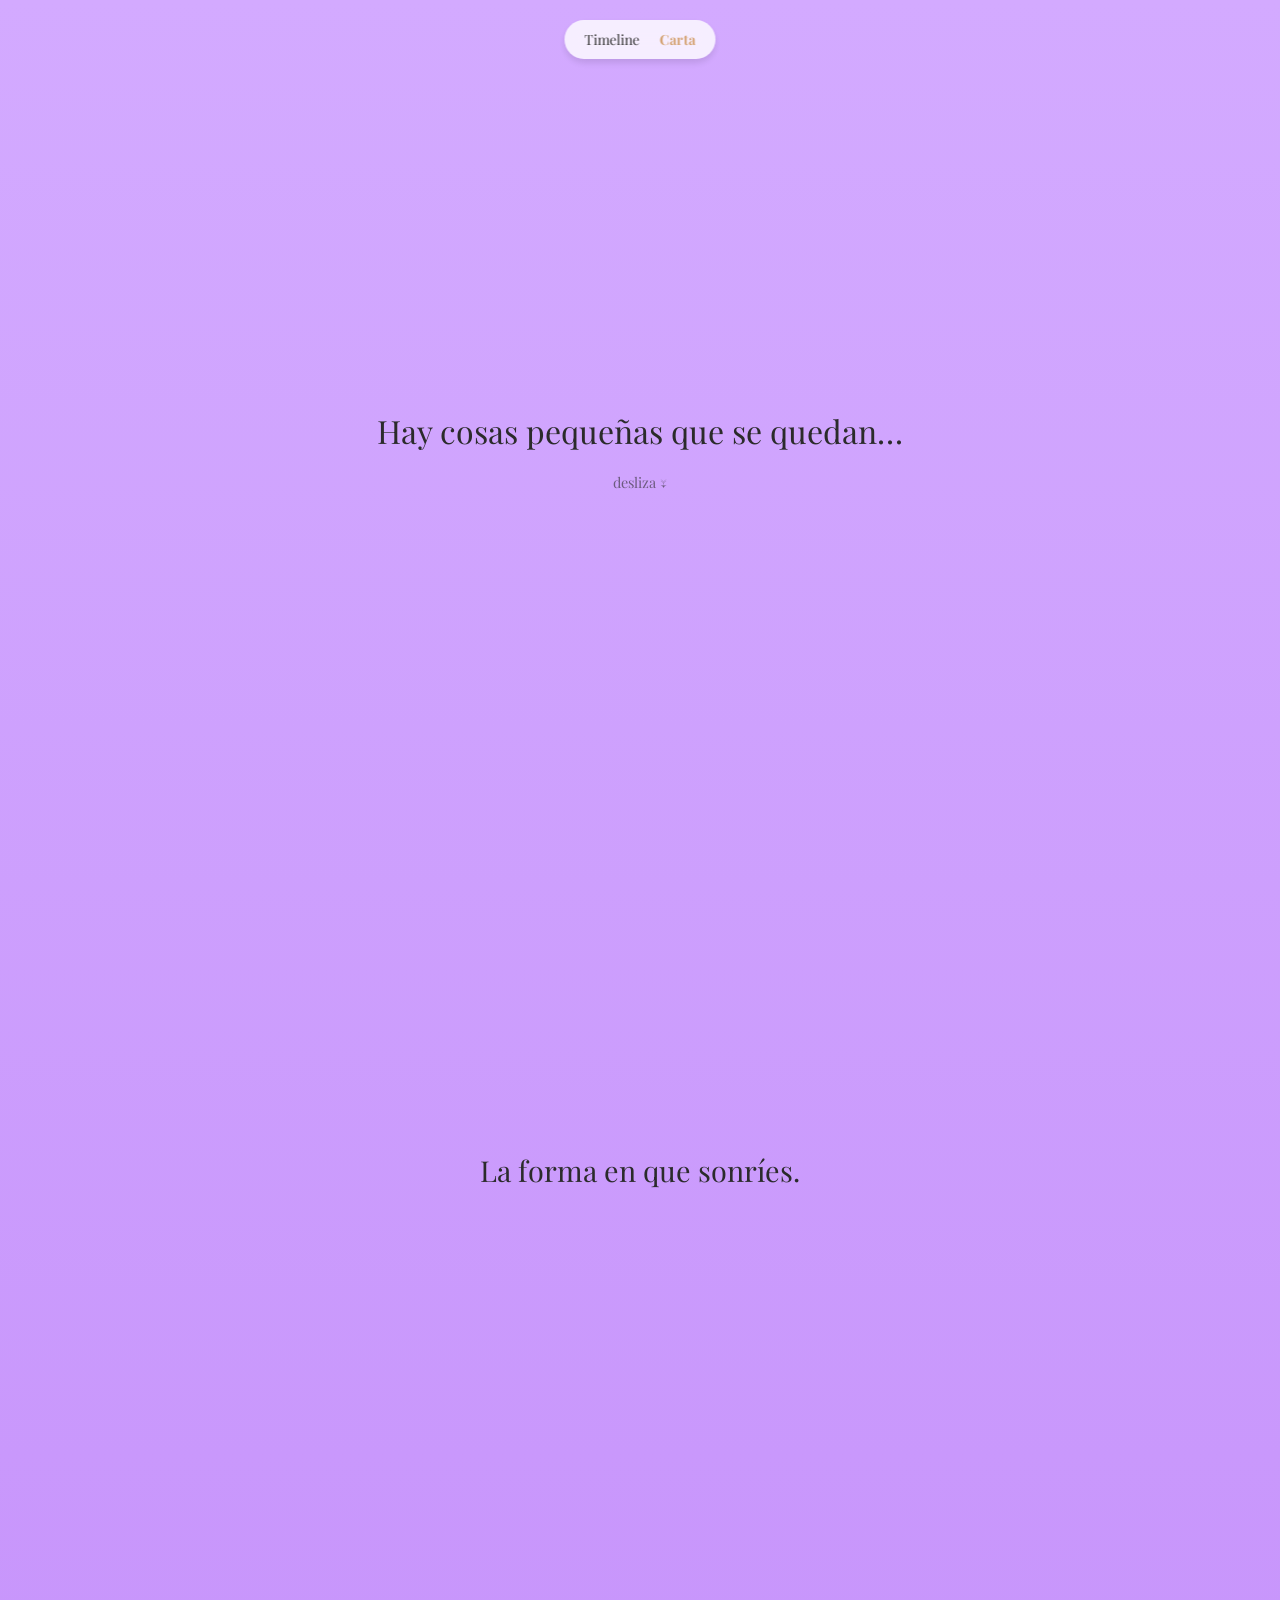
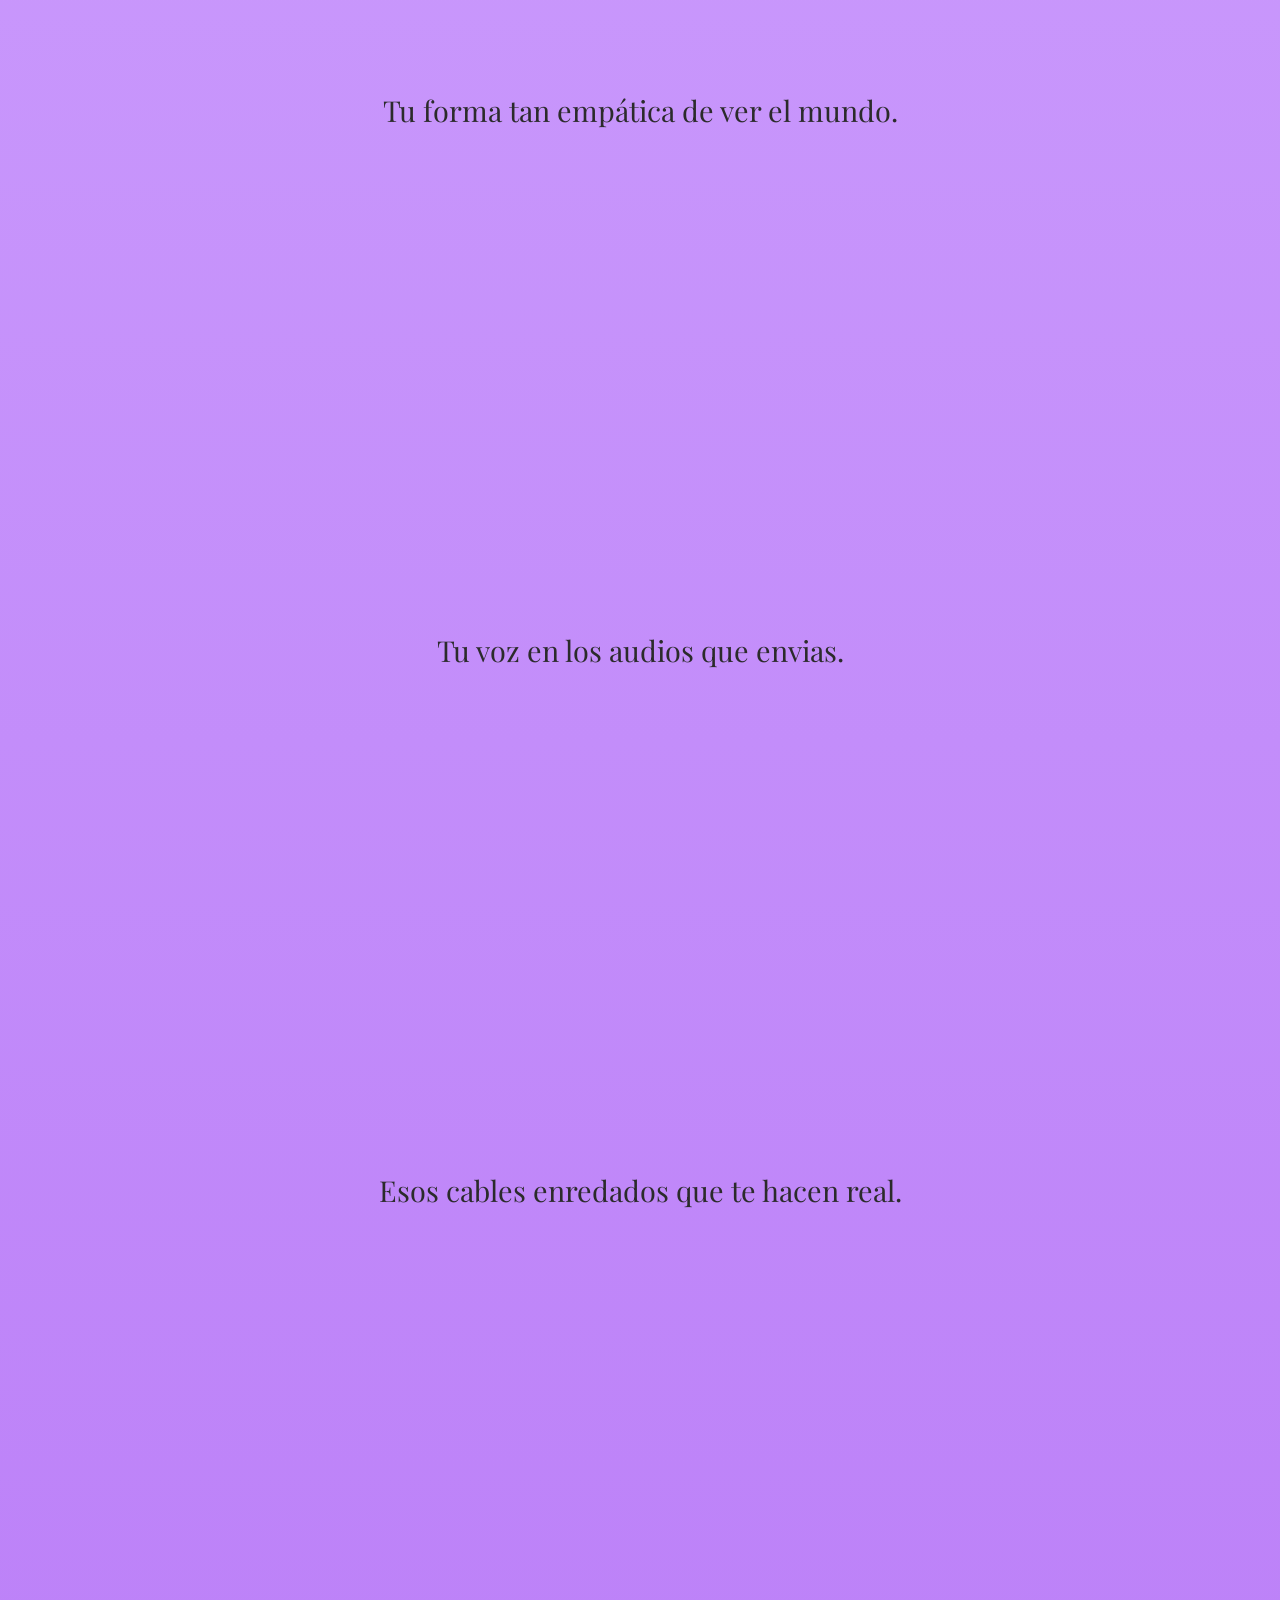
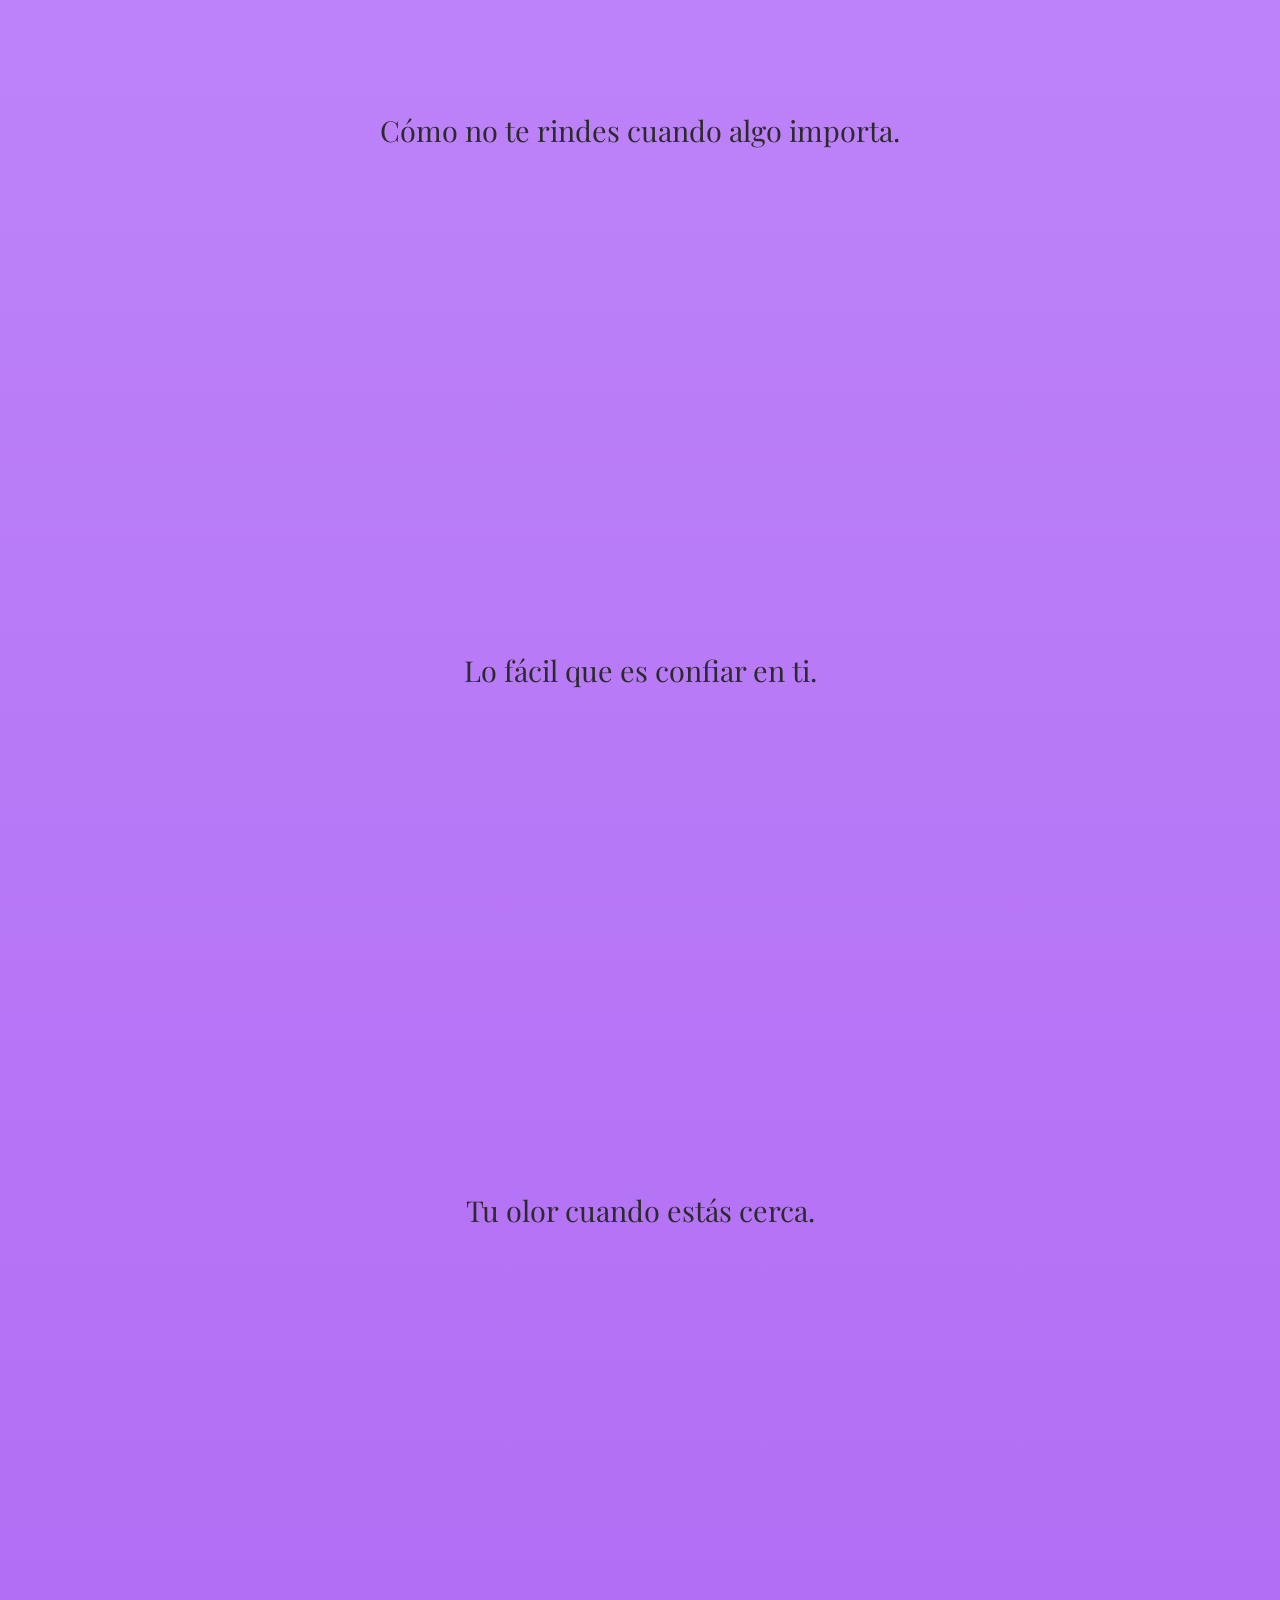
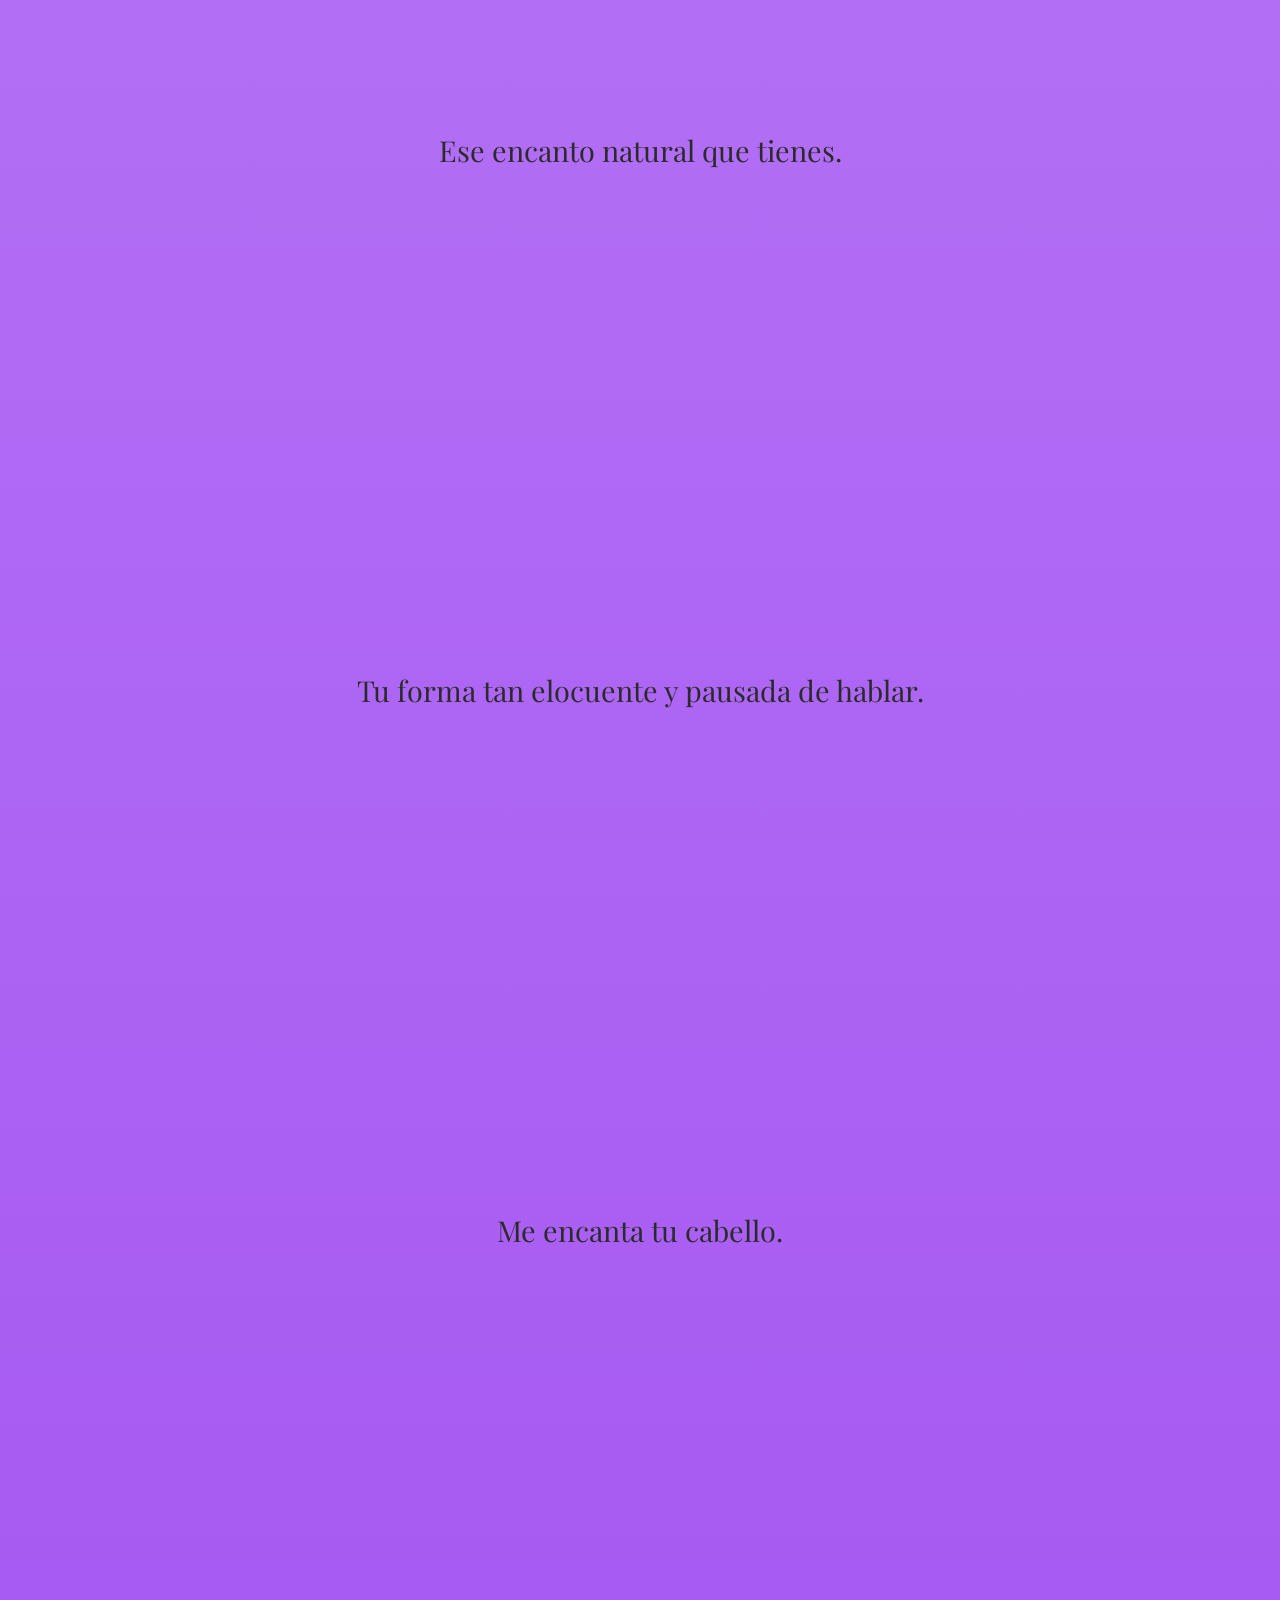
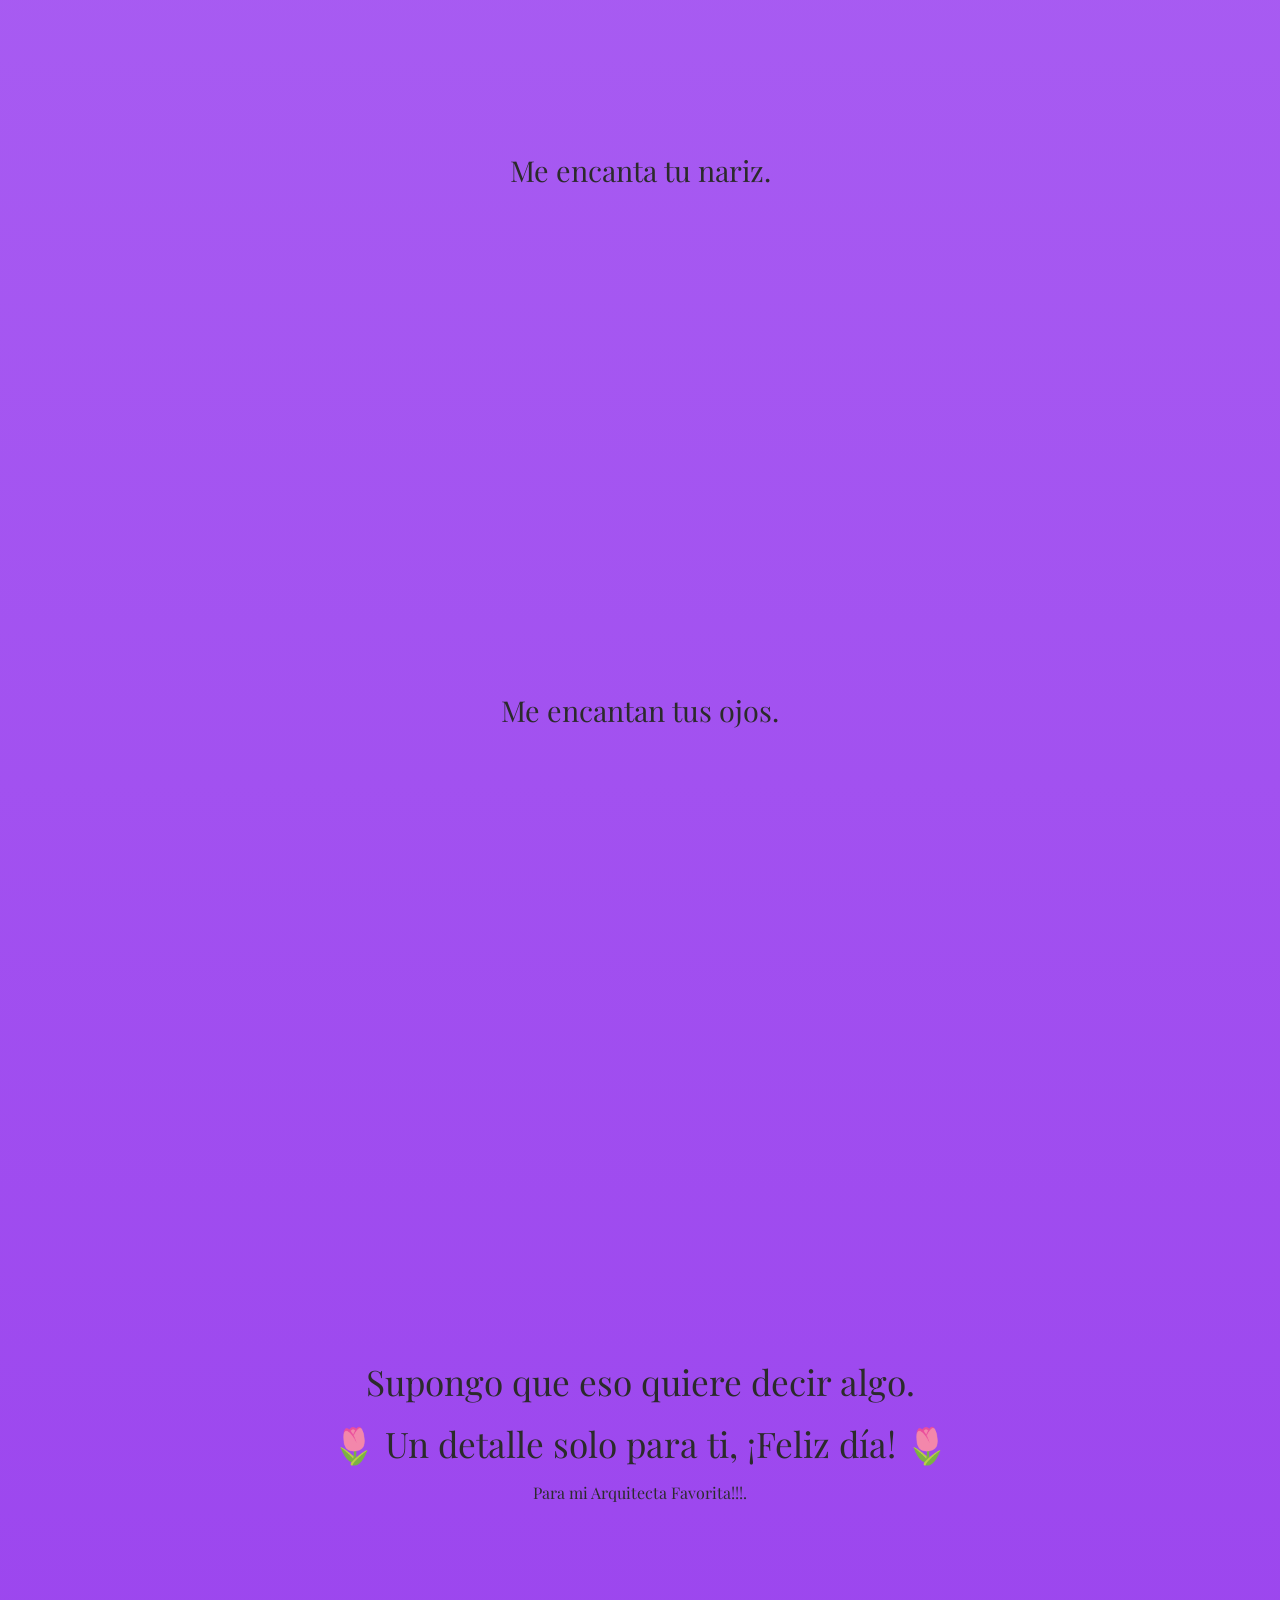
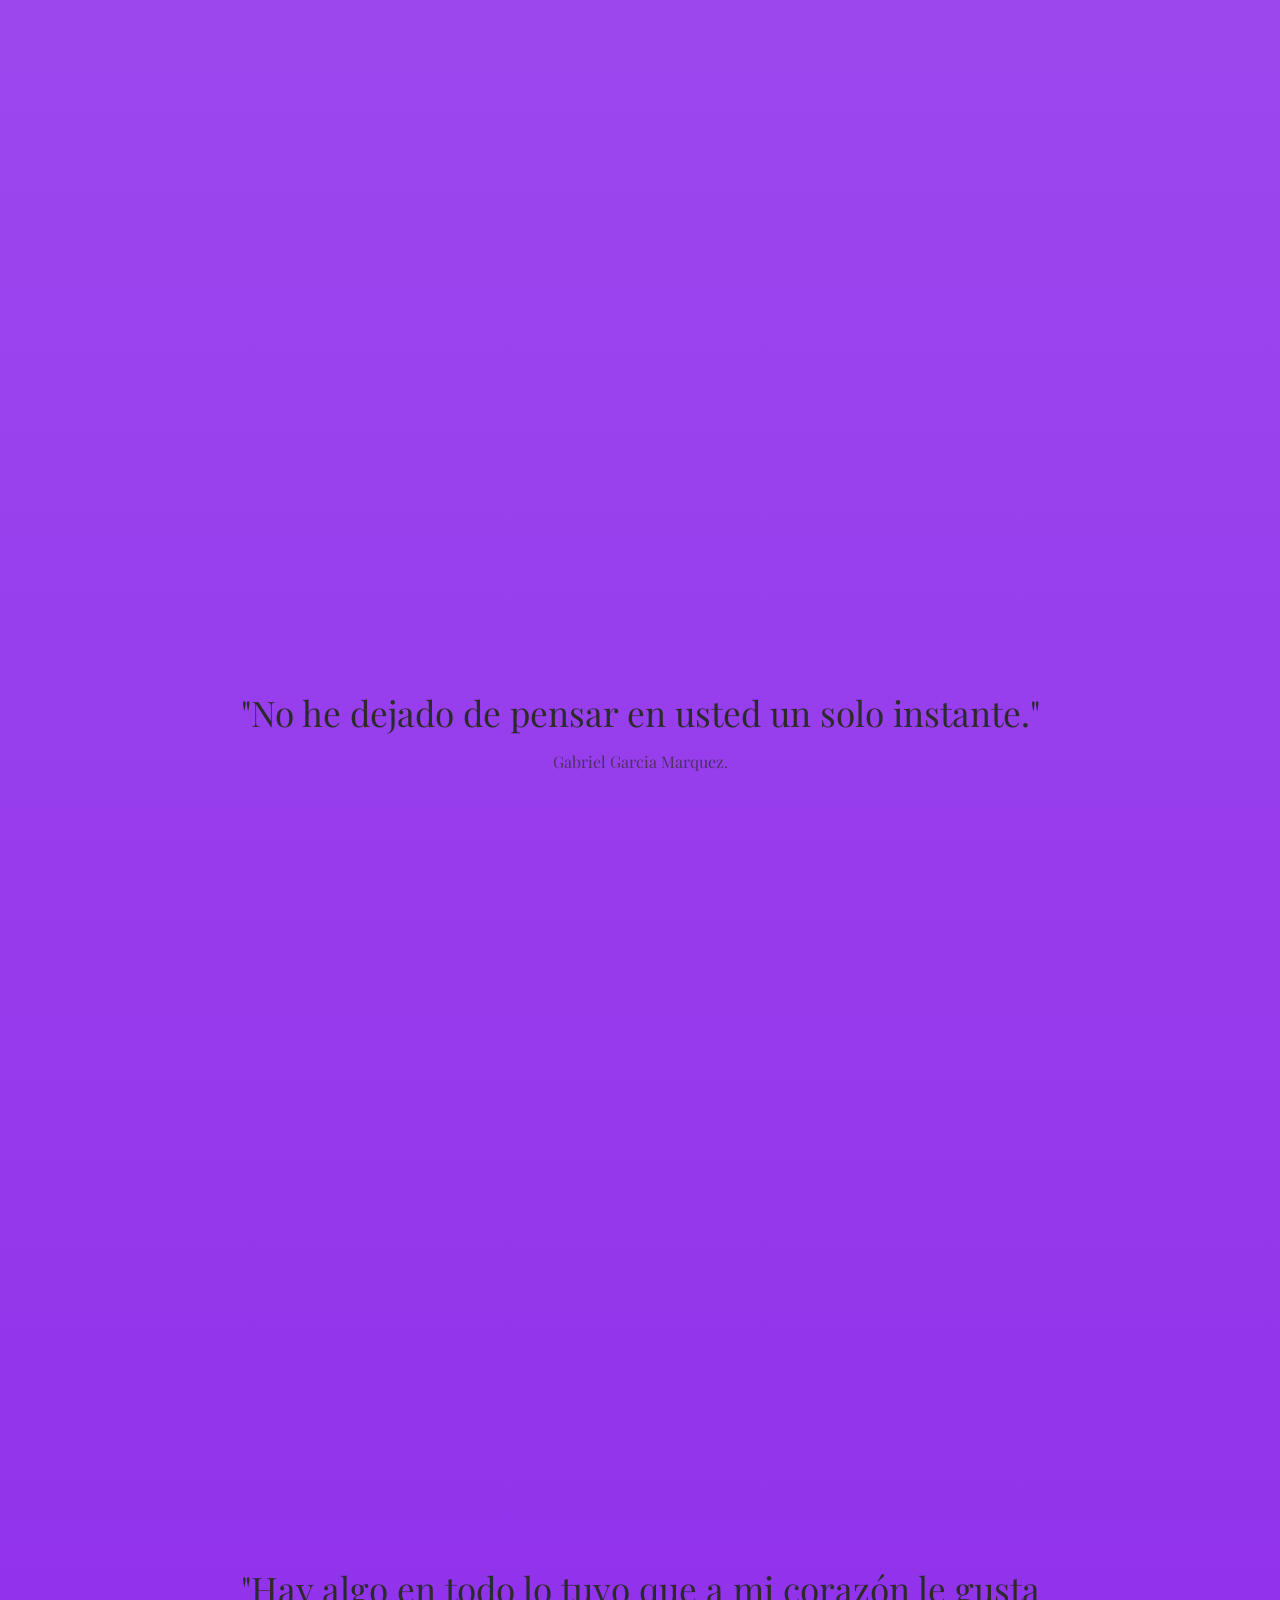
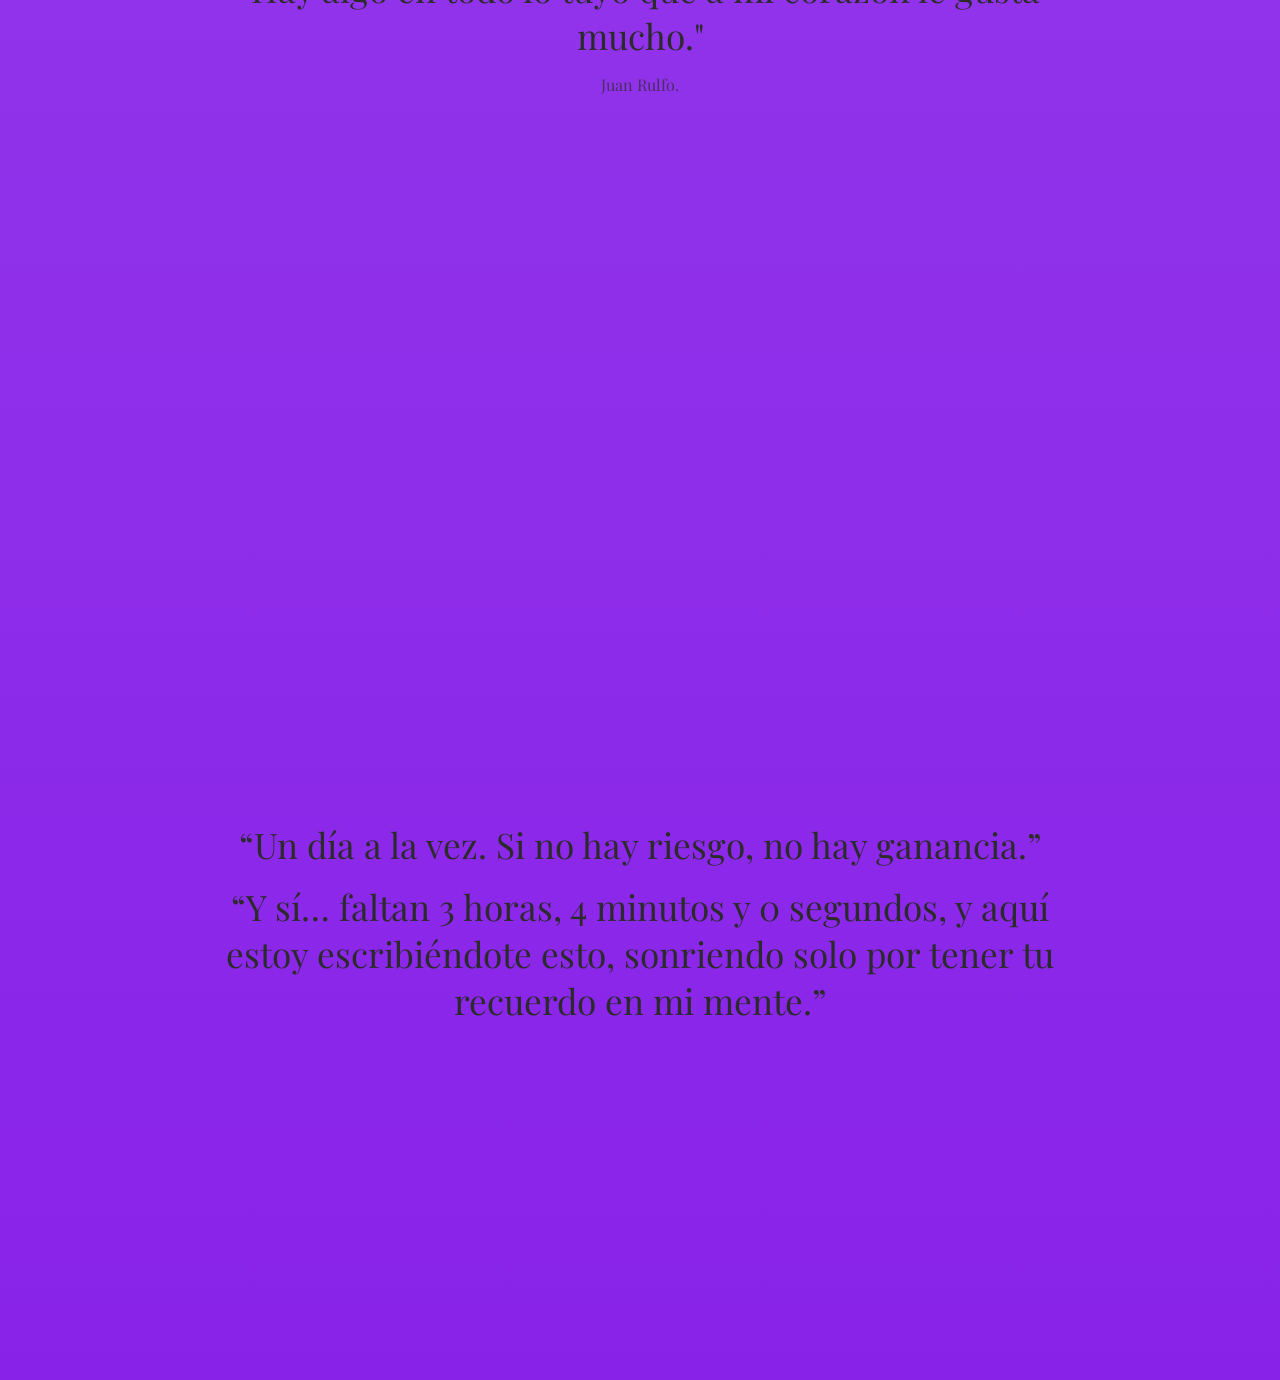
<file: letter.html>
<!DOCTYPE html>
<html lang="es">

<head>
    <meta charset="UTF-8" />
    <meta name="viewport" content="width=device-width, initial-scale=1.0" />
    <title>Pequeñas cosas</title>

    <!-- Google Font -->
    <link rel="preconnect" href="https://fonts.googleapis.com">
    <link rel="preconnect" href="https://fonts.gstatic.com" crossorigin>
    <link href="https://fonts.googleapis.com/css2?family=Playfair+Display:wght@400;600&display=swap" rel="stylesheet">

    <link rel="stylesheet" href="css/letter.css">
</head>

<body>

<nav style="position:fixed; top:20px; left:50%; transform:translateX(-50%); z-index:9999; display:flex; gap:20px; background:rgba(255,255,255,0.8); padding: 10px 20px; border-radius: 30px; backdrop-filter: blur(10px); box-shadow: 0 4px 6px rgba(0,0,0,0.1);">
    <a href="index.html" style="color:#333; text-decoration:none; font-family:'Playfair Display', serif; font-size:14px;">Timeline</a>
    <a href="letter.html" style="color:#d4a373; text-decoration:none; font-family:'Playfair Display', serif; font-size:14px; font-weight:bold;">Carta</a>
</nav>


    <!--<div id="countdown-overlay">
        <div class="countdown-box">
            <p class="countdown-title">Falta poco…</p>
            <div id="countdown"></div>
        </div>
    </div> -->


    <main class="container">

        <section class="intro">
            <p>Hay cosas pequeñas que se quedan…</p>
            <span class="hint">desliza ↓</span>
        </section>

        <section class="line">La forma en que sonríes.</section>
        <section class="line">Tu forma tan empática de ver el mundo.</section>
        <section class="line">Tu voz en los audios que envias.</section>
        <section class="line">Esos cables enredados que te hacen real.</section>
        <section class="line">Cómo no te rindes cuando algo importa.</section>
        <section class="line">Lo fácil que es confiar en ti.</section>
        <section class="line">Tu olor cuando estás cerca.</section>
        <section class="line">Ese encanto natural que tienes.</section>
        <section class="line">Tu forma tan elocuente y pausada de hablar.</section>
        <section class="line">Me encanta tu cabello.</section> 
        <section class="line">Me encanta tu nariz.</section>
        <section class="line">Me encantan tus ojos.</section>

        <section class="final">
            <p class="big">Supongo que eso quiere decir algo.</p>
            <p class="big">🌷 Un detalle solo para ti, ¡Feliz día! 🌷</p>
            <p class="medium">Para mi Arquitecta Favorita!!!.</p>
        </section>
<!-- 
        <p class="gift-title">Te está esperando 💝</p>

        <div class="gift-card">
            <div class="gift-inner">
                <div class="gift-front">
                    <p>🎁 Toca para abrir tu regalo</p>
                </div>
                <div class="gift-back">
                    <img src="teddy_cat.jpeg" alt="Tu regalo">
                </div>
            </div>
        </div> -->

         <section class="final">
            <p class="big"> "No he dejado de pensar en usted un solo instante."</p>
            <p class="small">Gabriel Garcia Marquez.</p>
        </section>
        <section class="final">
            <p class="big"> "Hay algo en todo lo tuyo que a mi corazón le gusta mucho."</p>
            <p class="small">Juan Rulfo.</p>
        </section>
        <section class="final">
            <p class="big">“Un día a la vez. Si no hay riesgo, no hay ganancia.”</p>
            <p class="big">“Y sí… faltan 3 horas, 4 minutos y 0 segundos, y aquí estoy escribiéndote esto, sonriendo
                solo por tener tu recuerdo en mi mente.”</p>
            <p class="small"></p>
        </section>

        <!-- <div id="petals-container"></div> -->
    </main>

    <script src="js/letter.js"></script>

</body>

</html>
</file>
<file: css/letter.css>
* {
  margin: 0;
  padding: 0;
  box-sizing: border-box;
}

body {
  font-family: 'Playfair Display', serif;
  background: linear-gradient(180deg, #d3aaff, #8822e8);
  color: #2b2b2b;
  overflow-x: hidden;
}

.container {
  width: 100%;
  max-width: 900px;
  margin: 0 auto;
  padding: 0 20px;
}

/* Intro */
.intro {
  min-height: 100dvh;
  display: flex;
  flex-direction: column;
  justify-content: center;
  text-align: center;
}

.intro p {
  font-size: 2rem;
  margin-bottom: 20px;
}

.hint {
  font-size: 0.9rem;
  opacity: 0.6;
}

/* Lines */
.line {
  min-height: 60dvh;
  display: flex;
  align-items: center;
  justify-content: center;
  font-size: 1.8rem;
  text-align: center;
  opacity: 0;
  transform: translateY(30px);
  transition: opacity 1s ease, transform 1s ease;
}

/* When visible */
.line.visible {
  opacity: 1;
  transform: translateY(0);
}

/* Final */
.final {
  min-height: 100dvh;
  display: flex;
  flex-direction: column;
  justify-content: center;
  text-align: center;
}

.final .big {
  font-size: 2.2rem;
  margin-bottom: 15px;
}

.final .small {
  font-size: 1rem;
  opacity: 0.7;
}

/* Responsive */
@media (max-width: 600px) {
  .intro p,
  .line {
    font-size: 1.4rem;
  }

  .final .big {
    font-size: 1.6rem;
  }
}

#countdown-overlay {
  position: fixed;
  inset: 0;
  background: linear-gradient(180deg, #d8b4fe, #9333ea);
  display: flex;
  justify-content: center;
  align-items: center;
  z-index: 9999;
}

.countdown-box {
  text-align: center;
  color: #f5f3ff;
}

.countdown-title {
  font-size: 2rem;
  margin-bottom: 20px;
}

#countdown {
  font-size: 2.5rem;
  letter-spacing: 2px;
  font-weight: 600;
}

#petals-container {
  position: fixed;
  top: 0;
  left: 0;
  width: 100%;
  height: 100%;
  pointer-events: none;
  overflow: hidden;
  z-index: 50;
}

.petal {
  position: absolute;
  top: -40px;
  width: 18px;
  height: 26px;
  background: rgba(255, 200, 255, 0.65);
  border-radius: 80% 20% 80% 20%;
  transform: rotate(25deg);
  filter: blur(0.4px);
  animation: fall linear forwards;
}


@keyframes fall {
  to {
    transform: translateY(110vh) rotate(360deg);
    opacity: 0;
  }
}


.gift-card {
  width: 460px;
  height: 540px;
  margin: 20px auto 350px auto;
  perspective: 1000px;
}

.gift-inner {
  width: 100%;
  height: 100%;
  transition: transform 0.8s ease;
  transform-style: preserve-3d;
  cursor: pointer;
}

.gift-card:hover .gift-inner,
.gift-card:active .gift-inner {
  transform: rotateY(180deg);
}

.gift-front,
.gift-back {
  position: absolute;
  width: 100%;
  height: 100%;
  border-radius: 20px;
  backface-visibility: hidden;
  display: flex;
  align-items: center;
  justify-content: center;
  box-shadow: 0 15px 40px rgba(0,0,0,0.4);
}

.gift-front {
  background: linear-gradient(135deg, #6a1b9a, #9c27b0);
  color: white;
  font-size: 1.2rem;
  text-align: center;
  padding: 20px;
}

.gift-back {
  transform: rotateY(180deg);
  background: #000;
  overflow: hidden;
}

.gift-back img {
  width: 100%;
  height: 100%;
  object-fit: cover;
}


.gift-title {
  text-align: center;
  font-size: 1.6rem;
  color: #f3d1ff;
  margin-bottom: 16px;
}
</file>
